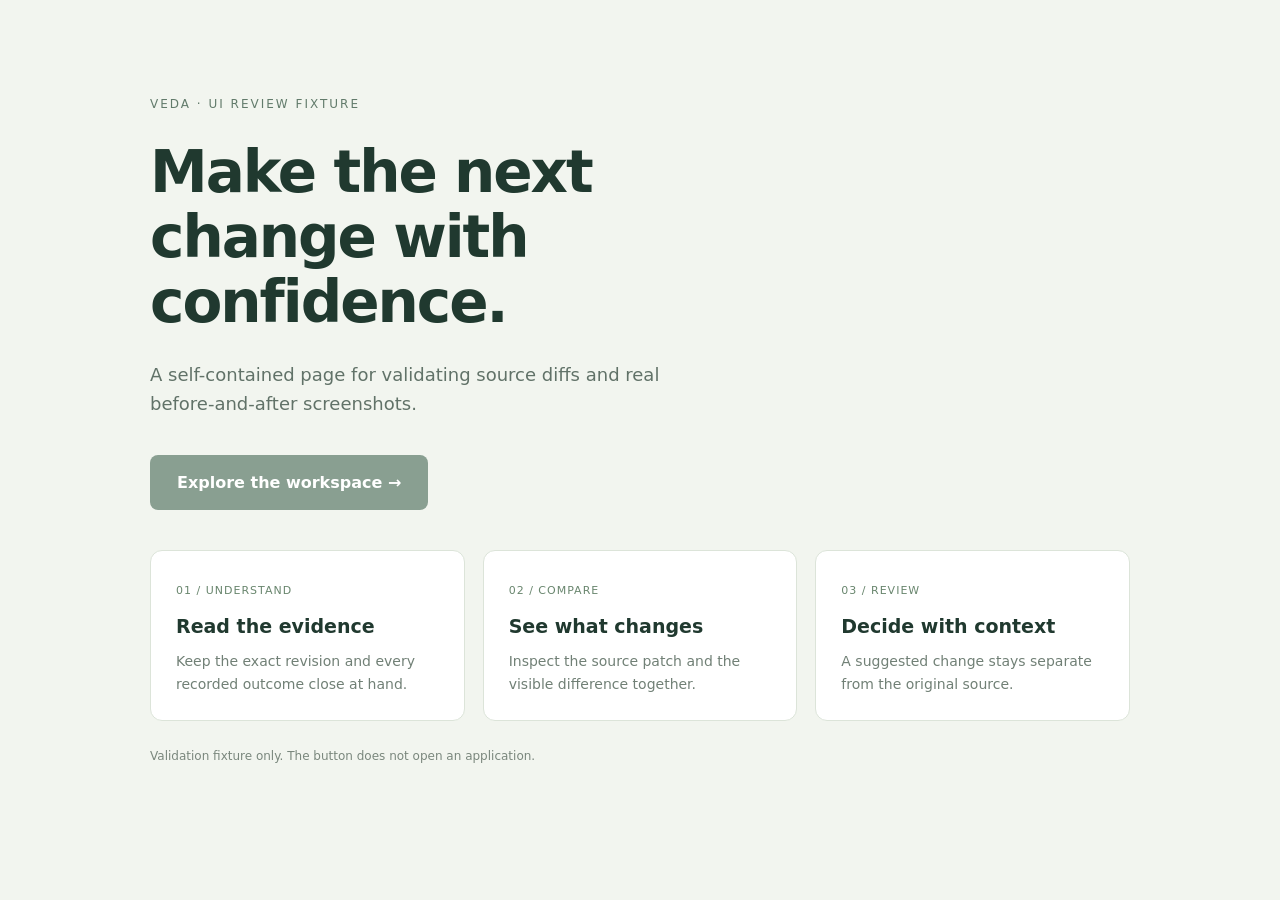
<file: examples/ui-review/index.html>
<!doctype html>
<html lang="en">
<head>
  <meta charset="utf-8">
  <meta name="viewport" content="width=device-width, initial-scale=1">
  <title>Veda UI review fixture</title>
  <style>
    * { box-sizing: border-box; }
    body { margin: 0; background: #f2f5ef; color: #20392f; font: 16px/1.6 system-ui, sans-serif; }
    main { max-width: 1060px; margin: 55px auto; padding: 40px; }
    .label { color: #627b6b; font-size: 12px; letter-spacing: 2px; text-transform: uppercase; }
    h1 { font-size: 58px; line-height: 1.12; letter-spacing: -2px; max-width: 650px; margin: 26px 0; }
    .intro { max-width: 570px; color: #617268; font-size: 18px; }
    .action { display: inline-block; margin: 18px 0 40px; padding: 15px 27px; border: 0; border-radius: 8px; background: #899f91; color: #fff; font: inherit; font-weight: 600; }
    .cards { display: grid; grid-template-columns: repeat(3, 1fr); gap: 18px; }
    article { background: #fff; border: 1px solid #dce4d9; border-radius: 12px; padding: 25px; }
    article span { font-size: 11px; color: #69866e; letter-spacing: 1px; }
    article h2 { font-size: 19px; margin: 9px 0; }
    article p { font-size: 14px; color: #718076; margin: 0; }
    footer { margin-top: 26px; color: #7a877d; font-size: 12px; }
    @media (max-width: 650px) { main { margin: 10px auto; padding: 25px; } h1 { font-size: 40px; } .cards { grid-template-columns: 1fr; } }
  </style>
</head>
<body>
  <main>
    <div class="label">Veda · UI review fixture</div>
    <h1>Make the next change with confidence.</h1>
    <p class="intro">A self-contained page for validating source diffs and real before-and-after screenshots.</p>
    <button class="action" type="button">Explore the workspace →</button>
    <div class="cards">
      <article><span>01 / UNDERSTAND</span><h2>Read the evidence</h2><p>Keep the exact revision and every recorded outcome close at hand.</p></article>
      <article><span>02 / COMPARE</span><h2>See what changes</h2><p>Inspect the source patch and the visible difference together.</p></article>
      <article><span>03 / REVIEW</span><h2>Decide with context</h2><p>A suggested change stays separate from the original source.</p></article>
    </div>
    <footer>Validation fixture only. The button does not open an application.</footer>
  </main>
</body>
</html>
</file>
